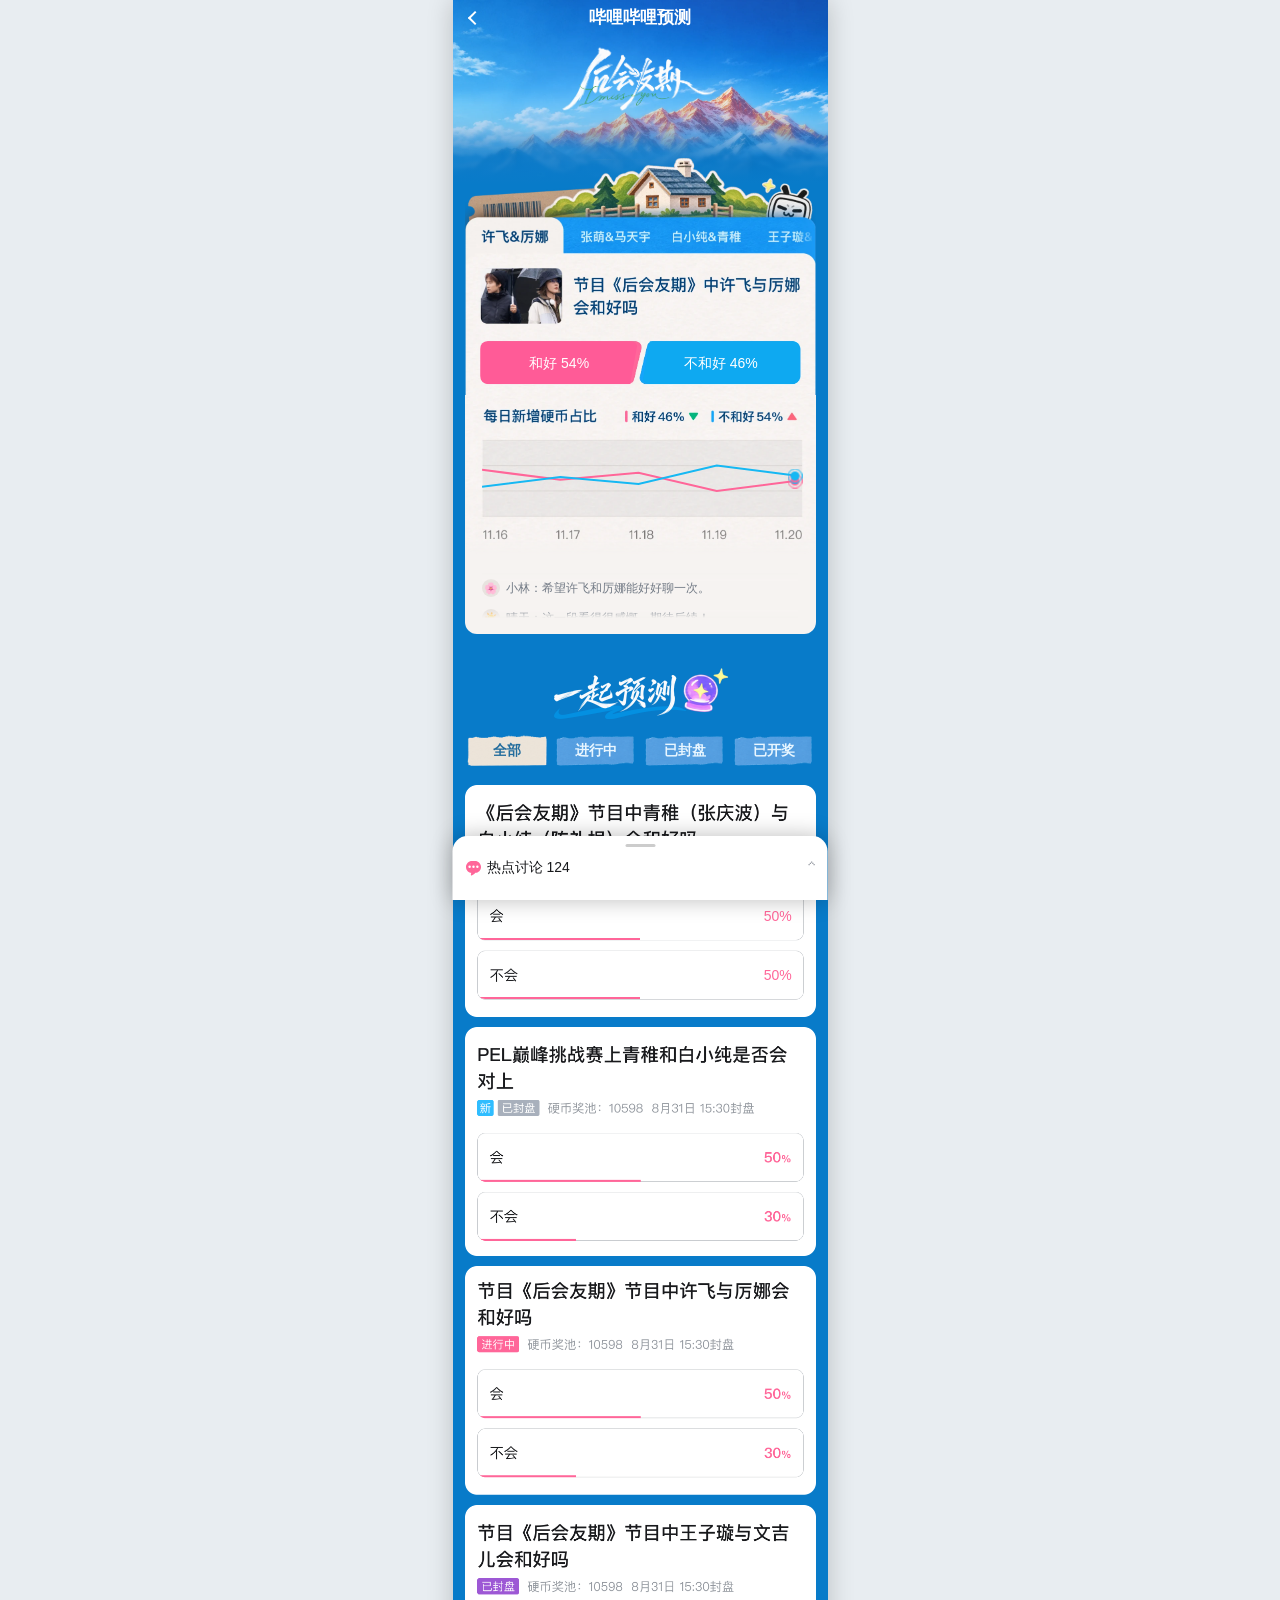
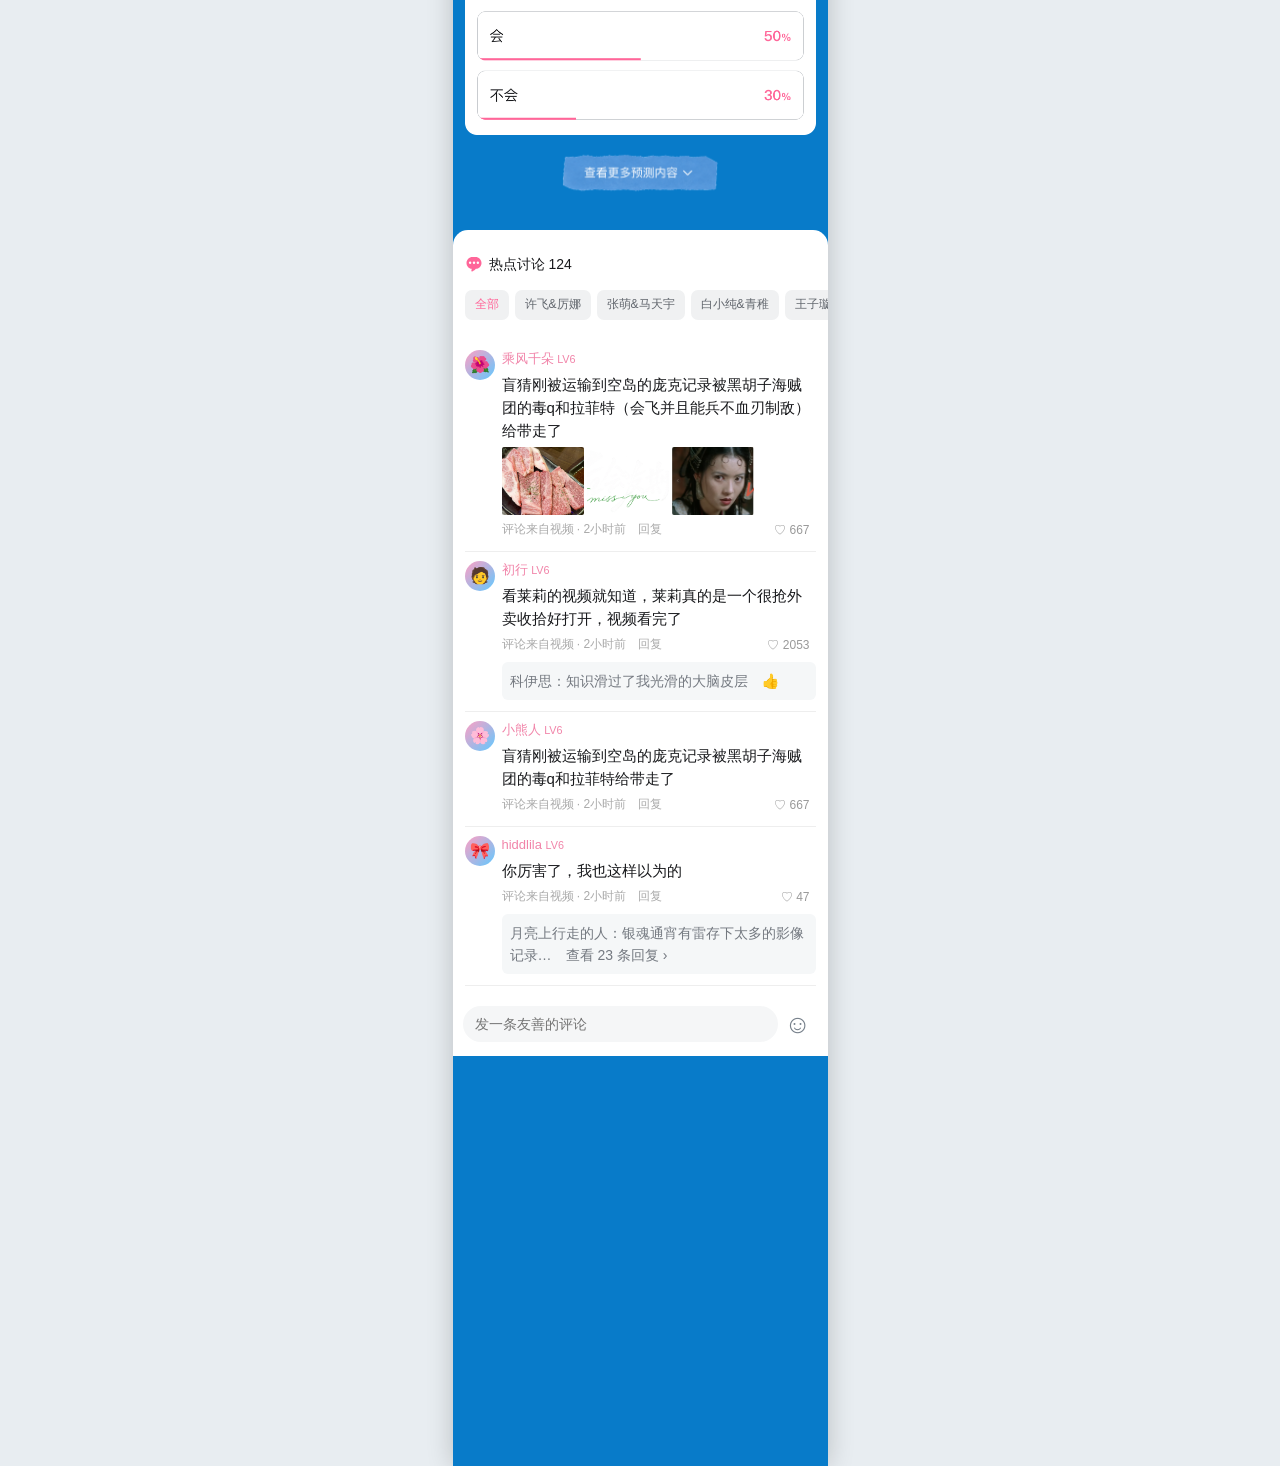
<file: index.html>
<!doctype html>
<html lang="zh-CN">
<head>
  <meta charset="UTF-8" />
  <meta name="viewport" content="width=device-width,initial-scale=1,viewport-fit=cover,interactive-widget=resizes-visual" />
  <meta name="apple-mobile-web-app-capable" content="yes">
  <meta name="apple-mobile-web-app-status-bar-style" content="black-translucent">
  <meta name="theme-color" content="#1B50B2">
  <title>哔哩哔哩预测</title>
  <link rel="stylesheet" href="./style.css" />
  <link rel="stylesheet" href="./overrides.css?v=20261124-9" />
</head>
<body>
  <main class="page">
    <header class="hero">
      <button class="back" aria-label="返回"></button><h1>哔哩哔哩预测</h1>
      <img class="show-logo" src="./assets/show-logo.png" alt="后会友期">
      <img class="house" src="./assets/raw11.png" alt="山间小屋" />
    </header>


    <section class="unified-top-card" aria-label="人物预测">
      <img id="unified-top-image" src="./assets/unified-top-1.webp" width="351" height="399" style="display:block;width:100%;height:auto;max-width:100%" alt="许飞与厉娜预测卡" />
      <nav class="unified-top-tabs" aria-label="切换人物预测">
        <button aria-label="许飞&厉娜" aria-pressed="true"></button>
        <button aria-label="张萌&马天宇" aria-pressed="false"></button>
        <button aria-label="白小纯&青稚" aria-pressed="false"></button>
        <button aria-label="王子璇&文吉儿" aria-pressed="false"></button>
      </nav>
    </section>
    <img class="section-title first" src="./assets/prediction-title@2x.png" alt="预测广场" />
    <nav class="filter prediction-filter"><button class="active" data-filter="all">全部</button><button data-filter="open">进行中</button><button data-filter="closed">已封盘</button><button data-filter="done">已开奖</button></nav>
    <section id="predictions" class="predictions"></section>
    <button class="more">查看更多预测内容⌄</button>

    <section class="comment-panel">
      <h2 class="discussion-heading"><img src="./assets/discussion-bubble.svg" alt="">热点讨论 124</h2>
      <nav class="filter comment-filter"><button class="active">全部</button><button>许飞&厉娜</button><button>张萌&马天宇</button><button>白小纯&青稚</button><button>王子璇&文吉儿</button></nav>
      <section id="comments" class="comments"></section>
      <form class="composer"><input aria-label="评论" placeholder="发一条友善的评论"/><button>☺</button></form>
    </section>
  </main>
  <div id="toast" role="status"></div>
  <script src="./app.js?v=20261124-2"></script>
</body>
</html>
</file>
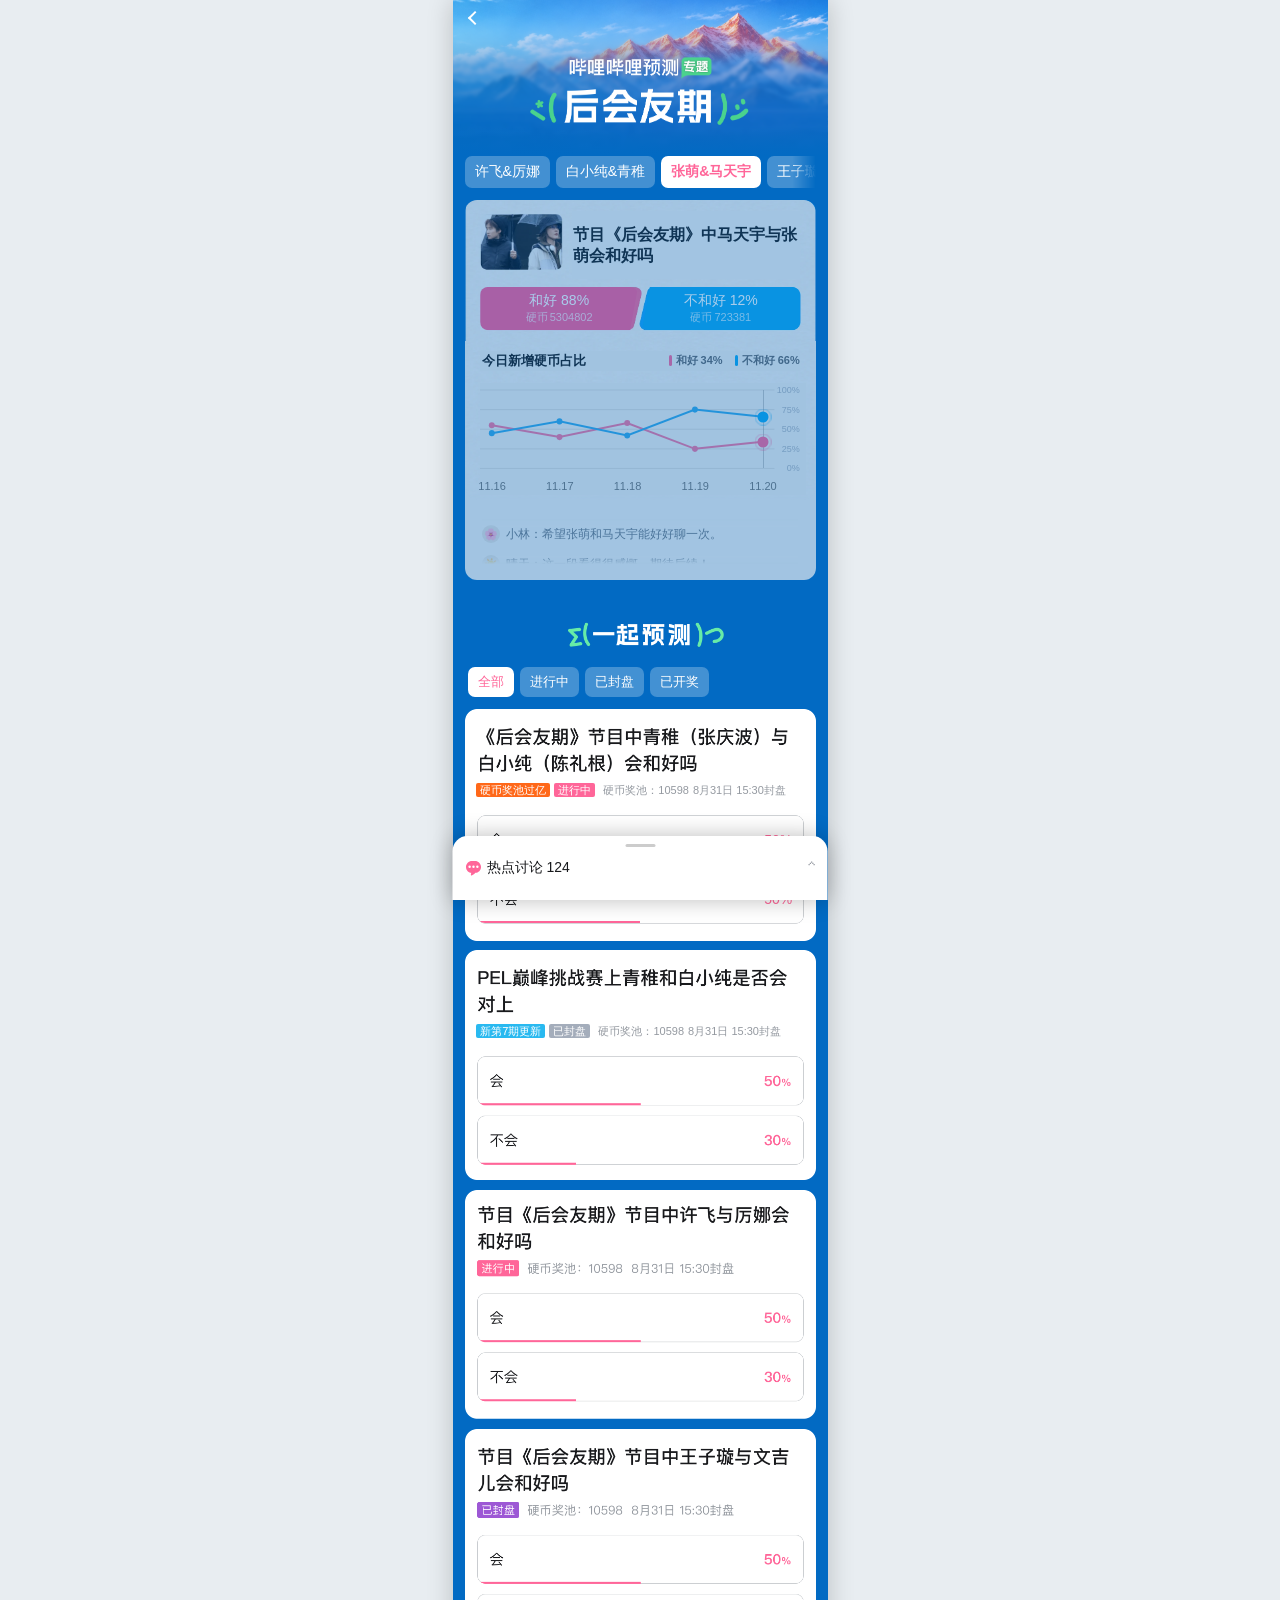
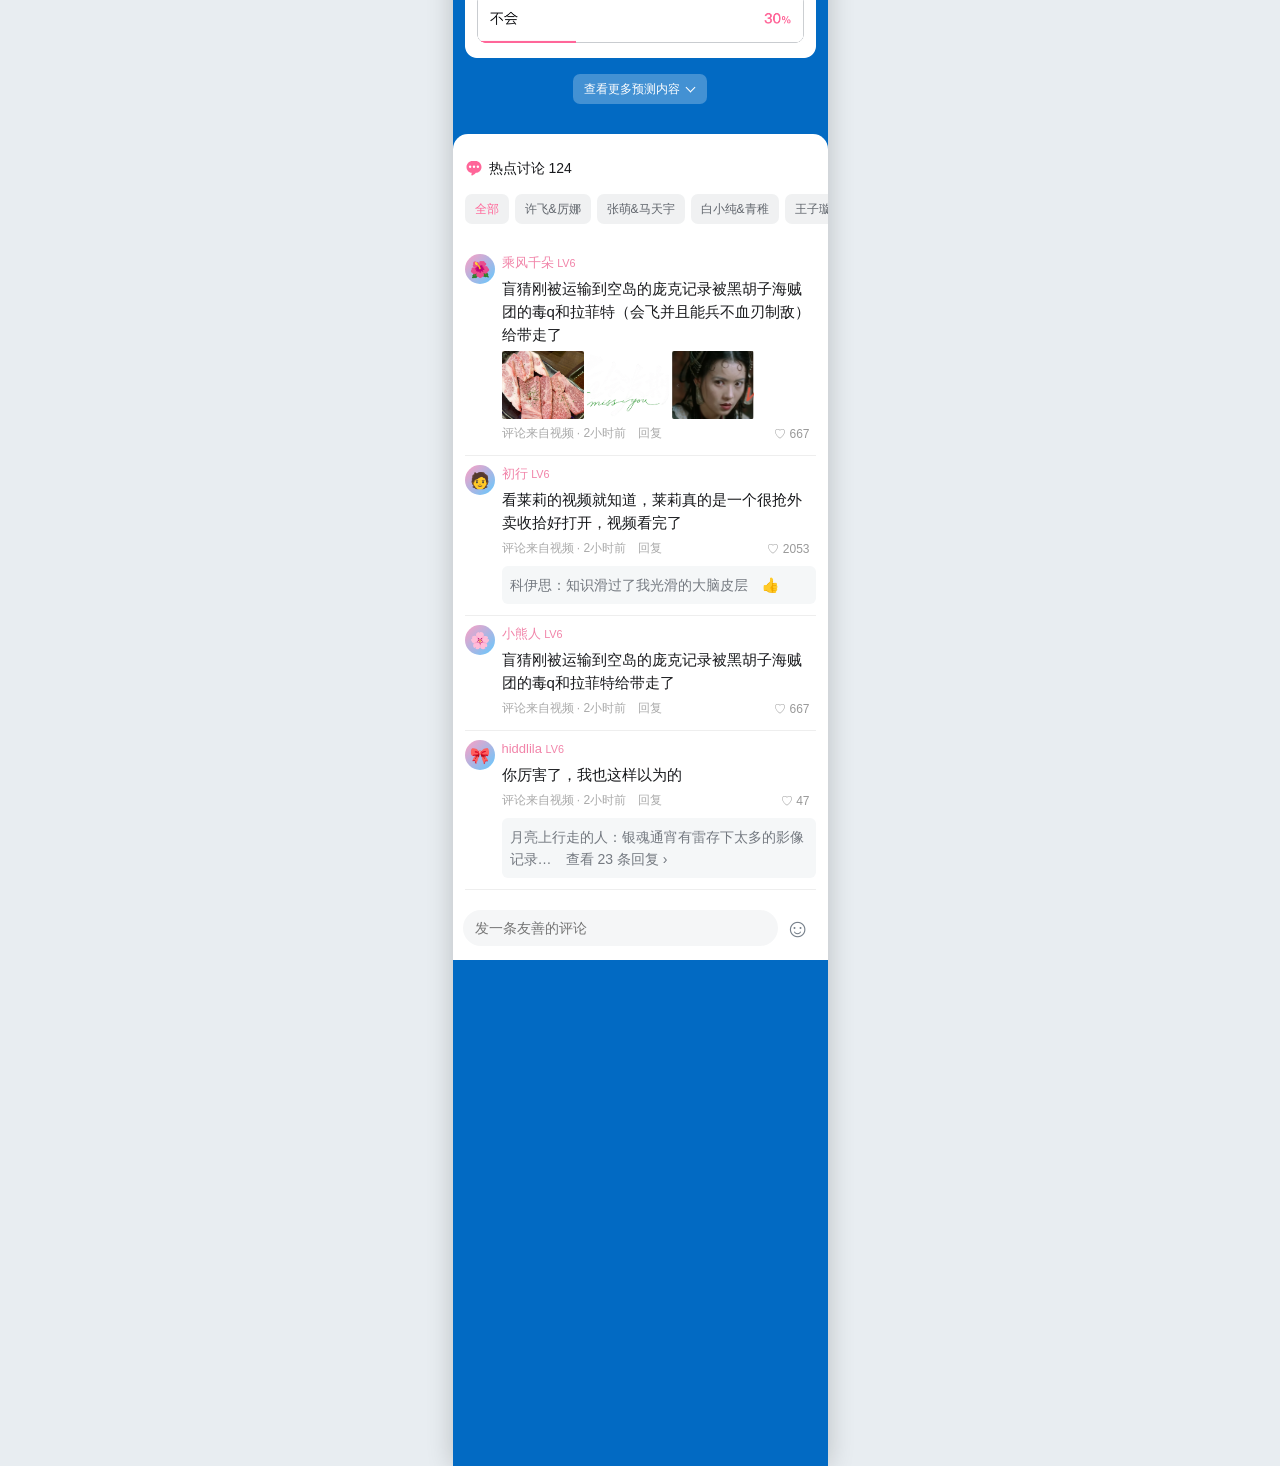
<file: variant/index.html>
<!doctype html>
<html lang="zh-CN">
<head>
  <meta charset="UTF-8" />
  <meta name="viewport" content="width=device-width,initial-scale=1,viewport-fit=cover,interactive-widget=resizes-visual" />
  <meta name="apple-mobile-web-app-capable" content="yes">
  <meta name="apple-mobile-web-app-status-bar-style" content="black-translucent">
  <meta name="theme-color" content="#026AC3">
  <title>哔哩哔哩预测</title>
  <link rel="stylesheet" href="./style.css?v=20261126-33" />
  <link rel="stylesheet" href="./overrides.css?v=20261127-52" />
</head>
<body>
  <main class="page">
    <header class="hero hero-with-artwork">
      <img class="hero-artwork" src="./assets/variant-hero.png?v=42" width="2250" height="1224" alt="哔哩哔哩预测 · 后会友期专题">
      <button class="back" aria-label="返回"></button>
    </header>


    <nav class="unified-top-tabs" aria-label="切换人物预测">
      <button type="button" data-card="0" aria-pressed="true"><span>许飞&amp;厉娜</span></button>
      <button type="button" data-card="2" aria-pressed="false"><span>白小纯&amp;青稚</span></button>
      <button type="button" data-card="1" aria-pressed="false"><span>张萌&amp;马天宇</span></button>
      <button type="button" data-card="3" aria-pressed="false"><span>王子璇&amp;文吉儿</span></button>
    </nav>
    <section class="unified-top-card" aria-label="人物预测">
      <img id="unified-top-image" src="./assets/unified-top-1.webp" width="351" height="399" style="display:block;width:100%;height:auto;max-width:100%" alt="许飞与厉娜预测卡" />
      <h2 class="top-card-question"></h2>
    </section>
    <img class="section-title first" src="./assets/together-title.png?v=43" width="580" height="100" alt="一起预测" />
    <nav class="filter prediction-filter"><button class="active" data-filter="all">全部</button><button data-filter="open">进行中</button><button data-filter="closed">已封盘</button><button data-filter="done">已开奖</button></nav>
    <section id="predictions" class="predictions"></section>
    <button class="more" type="button">查看更多预测内容</button>

    <section class="comment-panel">
      <h2 class="discussion-heading"><img src="./assets/discussion-bubble.svg" alt="">热点讨论 124</h2>
      <nav class="filter comment-filter"><button class="active">全部</button><button>许飞&厉娜</button><button>张萌&马天宇</button><button>白小纯&青稚</button><button>王子璇&文吉儿</button></nav>
      <section id="comments" class="comments"></section>
      <form class="composer"><input aria-label="评论" placeholder="发一条友善的评论"/><button>☺</button></form>
    </section>
  </main>
  <div id="toast" role="status"></div>
  <script src="./app.js?v=20261127-52"></script>
</body>
</html>
</file>
<file: style.css>
:root{font-family:-apple-system,BlinkMacSystemFont,"PingFang SC","Microsoft YaHei",sans-serif;color:#18191c;background:#087bc9}*{box-sizing:border-box}body{margin:0;background:#087bc9}button,input{font:inherit}.page{width:375px;min-height:3066px;margin:auto;overflow:hidden;background:#087bc9;position:relative;padding-bottom:18px}.hero{height:200px;position:relative;color:#fff;background:#087bc9 url('./assets/raw06.png') center 39px/375px 212px no-repeat}.status{height:25px;padding:6px 18px 0;display:flex;justify-content:space-between;font-size:11px;font-weight:700}.hero h1{margin:10px 0 0;text-align:center;font-size:14px}.back{position:absolute;top:31px;left:10px;border:0;background:transparent;color:#fff;font-size:30px;line-height:30px}.brand{position:absolute;top:68px;width:100%;font-size:38px;text-align:center;color:#fff;font-family:STKaiti,Kaiti,serif;font-style:italic;text-shadow:0 2px 2px #087bc9}.house{position:absolute;width:205px;height:auto;left:86px;bottom:-18px}.feature-card{position:relative;margin:0 10px;background:#fff;border-radius:9px;padding:0 10px 11px;z-index:2}.people-tabs{height:32px;margin:0 -10px;display:flex;background:#d8edf7;border-radius:9px 9px 0 0;overflow:hidden}.people-tabs button{flex:1;border:0;background:transparent;font-size:9px;color:#1680b4}.people-tabs .active{background:#fff;color:#004078;font-weight:700}.question{height:54px;display:flex;align-items:center;gap:8px;font-size:14px;line-height:19px}.question img{width:53px;height:35px;object-fit:contain;background:#222;border-radius:3px}.choice-row{display:flex;gap:5px}.choice-row button{height:30px;flex:1;border:0;border-radius:6px;background:#ff4f9a;color:white;font-size:12px;font-weight:700}.choice-row button+button{background:#19bdf4}.chart-title{display:flex;justify-content:space-between;align-items:center;margin:12px 0 6px;font-size:10px}.chart-title span{font-size:8px;color:#1681af}.chart{height:75px;position:relative;background:#fafafa}.grid{position:absolute;inset:0;background:repeating-linear-gradient(to bottom,transparent 0,transparent 24px,#ddd 25px)}.chart svg{position:absolute;inset:0;width:100%;height:100%;overflow:visible}.chart polyline{fill:none;stroke:#ff6699;stroke-width:2}.chart polyline.blue{stroke:#20b8f5}.chart i,.chart em{position:absolute;right:-3px;width:8px;height:8px;border-radius:50%;background:#16b9f4;top:7px}.chart em{top:57px;background:#f69}.dates{display:flex;justify-content:space-between;color:#888;font-size:8px;margin-top:4px}.section-title{display:block;width:217px;height:72px;object-fit:cover;object-position:left;margin:16px auto 0}.section-title.first{object-position:left}.section-title.discussion{object-position:right;margin-top:11px}.filter{margin:0 12px 10px;display:flex;gap:5px;flex-wrap:wrap}.filter button{height:27px;border:0;border-radius:2px;background:#43a9df;color:#e8f6ff;font-size:11px;font-weight:600;padding:0 15px}.filter button.active{background:#eef8ff;color:#246d9d}.prediction-filter button{flex:1;padding:0}.predictions{padding:0 12px;display:grid;gap:10px}.prediction{height:216px;background:#fff;border-radius:9px;padding:11px 12px}.prediction.hidden{display:none}.prediction h2{font-size:15px;line-height:21px;margin:0 0 4px;font-weight:600}.meta{font-size:9px;color:#9aa0a7;margin-bottom:9px}.tag{display:inline-block;color:#fff;border-radius:2px;padding:1px 3px;margin-right:4px;background:#f69}.tag.closed{background:#9d58d5}.tag.new{background:#2fbdff}.vote{height:47px;border:1px solid #e4e7eb;border-radius:7px;margin-top:8px;padding:13px 10px;position:relative;font-size:12px}.vote b{float:right;color:#f69;font-weight:500}.vote:after{content:"";position:absolute;height:2px;width:var(--bar);background:#f69;left:0;bottom:0}.vote.selected{background:#fff0f6;border-color:#f69}.more{display:block;margin:11px auto 0;border:0;color:#d2edff;background:#43a9df;padding:8px 22px;font-size:10px;clip-path:polygon(5% 0,95% 0,100% 20%,96% 100%,4% 100%,0 20%)}.comment-filter{justify-content:center}.comment-filter button{padding:0 17px}.comments{margin:0 10px;background:#fff;border-radius:9px;padding:10px 10px 3px}.comment{display:grid;grid-template-columns:30px 1fr;gap:7px;padding:0 0 11px;margin-bottom:9px;border-bottom:1px solid #eee}.avatar{width:30px;height:30px;border-radius:50%;background:linear-gradient(135deg,#ff9fc3,#61c9ff);display:grid;place-items:center}.comment h3{font-size:10px;color:#f184a9;margin:0 0 5px;font-weight:500}.comment p{font-size:12px;line-height:18px;margin:0}.photos{display:flex;gap:3px;margin-top:5px}.photos img{width:82px;height:68px;object-fit:cover;border-radius:2px}.actions{font-size:9px;color:#aaa;margin-top:5px;display:flex;justify-content:space-between}.reply{background:#f5f7f8;border-radius:6px;margin-top:7px;padding:8px;font-size:11px;line-height:18px;color:#747980}.like{border:0;background:none;color:#999}.like.active{color:#f69}.composer{height:38px;margin:0 10px;background:#fff;display:flex;align-items:center}.composer input{height:26px;flex:1;border:0;border-radius:15px;background:#f5f6f7;padding:0 12px;font-size:10px;outline:none}.composer button{border:0;background:none;color:#77808b;font-size:18px}#toast{position:fixed;left:50%;bottom:50px;transform:translateX(-50%);background:#222d;color:#fff;padding:8px 15px;border-radius:20px;font-size:12px;opacity:0;pointer-events:none;transition:.2s;z-index:9}#toast.show{opacity:1}@media(max-width:374px){.page{transform-origin:top left;transform:scale(calc(100vw / 375));margin:0;height:3066px}}@media(min-width:600px){body{background:#e8edf1}.page{box-shadow:0 0 25px #0003}}
</file>
<file: overrides.css>
.section-title {
  width: 176px;
  height: 59px;
  object-position: -9999px;
  background: url('./assets/raw07.png') left center / 352px 117px no-repeat;
}
.section-title.first { background-position: left center; }
.section-title.discussion { background-position: right center; }

/* 用户提供的新顶部主视觉：保持原比例并裁切铺满 Hero。 */
.hero {
  background-image: url('./assets/hero-mountains.webp');
  background-size: cover;
  background-position: center 30%;
  background-repeat: no-repeat;
}
.hero .status {
  background: transparent;
}
.hero .brand {
  display: none;
}
.hero::after {
  content: '';
  position: absolute;
  left: 0;
  right: 0;
  bottom: -1px;
  height: 56px;
  background: linear-gradient(to bottom, rgba(8,123,201,0), #087bc9);
  pointer-events: none;
}

/* 导航标题与左侧返回箭头处于同一水平线。 */
.hero h1 {
  margin-top: 4px;
  line-height: 30px;
}
.back {
  top: 29px;
}

/* 第一张预测卡直接使用提供的完整透明背景。 */
.hero .house {
  display: none;
}
.feature-card {
  height: 418px;
  margin-top: -86px;
  padding: 100px 10px 0;
  background: transparent url('./assets/top-card-1.png?v=2') top center / 347px 408px no-repeat;
  border-radius: 0;
}
.people-tabs {
  margin: 0 -10px;
  background: transparent;
  border-radius: 26px 26px 0 0;
}
.people-tabs .active {
  border-radius: 26px 26px 0 0;
}
.people-tabs button,
.people-tabs button.active {
  color: transparent;
  background: transparent;
}
.feature-card .question {
  height: 84px;
  padding: 8px 8px 0;
  visibility: hidden;
}
.feature-card .choice-row button {
  height: 40px;
  background: transparent;
  color: transparent;
}
.feature-card .choice-row button + button {
  background: transparent;
}
.feature-card .chart-title,
.feature-card .chart,
.feature-card .dates {
  visibility: hidden;
}

/* 顶卡与页面两侧保持 14px 安全边距。 */
.feature-card {
  margin-left: 12px;
  margin-right: 12px;
}

/* 图片保留网格底图，SVG 只负责绘制可动画的红蓝折线。 */
.feature-card .chart {
  visibility: visible;
  background: transparent;
  width: 315px;
  margin-left: 6px;
  overflow: hidden;
}
.feature-card .chart .grid,
.feature-card .chart i,
.feature-card .chart em {
  display: none;
}
.feature-card .chart svg {
  clip-path: inset(0 100% 0 0);
}
.feature-card.chart-animate .chart svg {
  animation: chart-reveal 900ms cubic-bezier(.25,.8,.25,1) forwards;
}
@keyframes chart-reveal {
  to { clip-path: inset(0 0 0 0); }
}

/* 独立标题均为 2 倍图，按 50% 等比显示。 */
.section-title,
.section-title.first,
.section-title.discussion {
  width: 190px;
  height: auto;
  max-width: none;
  object-position: center;
  background: none;
  transform: none;
}
.more {
  width: 164px;
  height: 53.69px;
  padding: 0;
  background: transparent url('./assets/more-predictions.png') center / contain no-repeat;
  clip-path: none;
  color: transparent;
}

/* 对齐素材内部的白色卡片边界，而非透明画布。 */
.feature-card[data-card-index="1"],
.feature-card[data-card-index="2"],
.feature-card[data-card-index="3"] {
  background-size: 366px 408px;
  background-position: calc(50% - 3.3px) top;
}
.feature-card[data-card-index="0"] {
  background-size: 351px 384px;
  background-position: center 24px;
}
.feature-card .chart {
  position: absolute;
  top: 303px;
  left: 50%;
  transform: translateX(-50%);
  width: 301px;
  height: 75px;
  margin: 0;
}
.feature-card .people-tabs {
  position: absolute;
  left: 50%;
  right: auto;
  width: 333px;
  transform: translateX(-50%);
  top: 97px;
  height: 36px;
  margin: 0;
}
.prediction.screenshot-card { height: auto; padding: 0; position: relative; background: transparent; overflow: hidden; }
.prediction.screenshot-card > img { display: block; width: 100%; height: auto; }
.prediction.screenshot-card h2,
.prediction.screenshot-card .meta { display: none; }
.prediction.screenshot-card .vote { position: absolute; left: 3.5%; width: 93%; top: 45.8%; height: 21%; margin: 0; opacity: 0; cursor: pointer; }
.prediction.screenshot-card .vote:last-child { top: 71.4%; }
.prediction.screenshot-card .vote:focus-visible { opacity: 1; outline: 2px solid #f69; background: transparent; color: transparent; }
.comment-filter { gap: 5px; justify-content: center; }
.comment-filter button {
  flex: 0 0 calc((100% - 10px) / 3);
}
.comments,
.composer {
  margin-left: 12px;
  margin-right: 12px;
}
.comment-panel {
  margin: 0 12px;
  background: #fff;
  border-radius: 9px;
  overflow: hidden;
  padding-bottom: 6px;
}
.comment-panel .comments {
  margin: 0;
  border-radius: 0;
}
.comment-panel .composer {
  margin: 0;
  padding: 0 10px;
  border-radius: 0;
}
.comment-filter button {
  height: 33px;
  min-width: 81px;
  padding: 0 4px;
  border: 0;
  border-radius: 0;
  background: transparent url('./assets/tab-blue.png') center / 100% 100% no-repeat;
  color: #e8f6ff;
  font-size: 14px;
  line-height: 33px;
}
.comment-filter button.active {
  background: transparent url('./assets/tab-white.png') center / 100% 100% no-repeat;
  color: #246d9d;
}
.section-title.first,
.section-title.discussion {
  margin-bottom: 6px;
}
.prediction-filter,
.comment-filter {
  margin-bottom: 16px;
}
.prediction-filter button {
  height: 33px;
  border-radius: 0;
  background: transparent url('./assets/tab-blue.png?v=3') center / 100% 100% no-repeat;
  color: #e8f6ff;
  font-size: 14px;
}
.prediction-filter button.active {
  background: transparent url('./assets/tab-white.png?v=3') center / 100% 100% no-repeat;
  color: #246d9d;
}
/* 素材原始比例 240:88，由实际宽度自动推导高度。 */
.comment-filter button {
  white-space: nowrap;
  overflow: hidden;
  text-overflow: ellipsis;
  min-width: 0;
}
.prediction-filter button,
.comment-filter button {
  height: auto;
  aspect-ratio: 240 / 88;
  padding-top: 0;
  padding-bottom: 0;
  line-height: normal;
  display: flex;
  align-items: center;
  justify-content: center;
}
.comment-filter button {
  display: block;
  align-content: center;
  height: 42px;
  min-height: 42px;
  background-size: contain;
}
.comment-filter button.active {
  background-size: contain;
}
.coin-progress {
  position: absolute;
  left: 3.49%;
  width: 93.02%;
  height: 21.15%;
  top: 45.81%;
  pointer-events: none;
  border-radius: 8px;
  overflow: hidden;
}
.coin-progress-1 { top: 71.37%; }
.prediction.screenshot-card .vote + .vote { top: 71.4%; }
.coin-counter {
  position: absolute;
  right: 13.8%;
  top: 50%;
  transform: translateY(-50%);
  background: white;
  width: 20%;
  text-align: right;
  color: #9499a0;
  font-size: 10px;
  line-height: 18px;
  font-variant-numeric: tabular-nums;
}
.coin-bar {
  position: absolute;
  left: 0;
  bottom: 0;
  height: 2px;
  width: 0;
  background: #ff6699;
}
.unified-top-card { position: relative; margin: 0 12px; width: calc(100% - 24px); }
.unified-top-card > img { display: block; width: 100%; height: auto; }
.unified-top-tabs { position: absolute; left: 0; top: 15.3%; width: 100%; height: 9%; display: flex; }
.unified-top-tabs button { flex: 1; padding: 0; border: 0; background: transparent; cursor: pointer; }
.unified-top-tabs button:focus-visible { outline: 2px solid #004078; outline-offset: -2px; }
.bet-hotspots { position:absolute;left:4.5%;top:46.4%;width:91%;height:10.8%;display:flex;gap:4px; }
.bet-hotspots button { flex:1;border:0;background:transparent;cursor:pointer; }
.bet-hotspots button { position:relative;display:flex;align-items:center;justify-content:flex-start;padding:0 9px;color:white;background:#ff5b97;border-radius:8px;clip-path:polygon(0 0,100% 0,95% 100%,0 100%); }
.bet-hotspots button + button { background:#0ea9f1;clip-path:polygon(5% 0,100% 0,100% 100%,0 100%);padding-left:12px; }
.top-bet-label {font-size:14px;white-space:nowrap;line-height:20px;}
.bet-hotspots button,
.bet-hotspots button + button { display:grid; grid-template-columns:1fr auto 1fr; padding:0 2px; }
.top-bet-label { grid-area:1 / 2; }
.top-bet-coins { grid-area:1 / 1; justify-self:end; margin-right:6px; height:18px; overflow:hidden; font-size:10px; line-height:18px; }
.bet-hotspots button + button .top-bet-coins { grid-column:3; justify-self:start; margin:0 0 0 6px; }
.top-bet-coins .bet-entry { animation-duration: 0.82s; }
.comment-panel .comments { padding-left: 12px; padding-right: 12px; }
.bet-dialog { position:fixed;inset:auto 0 0;margin:0 auto;width:min(375px,100vw);max-width:100vw;max-height:90dvh;padding:0;border:0;border-radius:12px 12px 0 0;background:#fff;color:#18191c; }
.bet-dialog::backdrop {background:#0008;}
.bet-dialog { background: #fff url('./assets/predict-sheet.svg') top center / 375px 112px no-repeat; }
.bet-sheet {padding:1px 12px 0;background:transparent;}
.sheet-handle {width:30px;height:3px;border-radius:2px;background:#999;margin:8px auto 18px;}
.sheet-close {position:absolute;right:10px;top:3px;background:transparent;border:0;color:#888;font-size:20px;}
.bet-sheet h2 {font-size:16px;line-height:24px;font-weight:500;margin:0 0 8px;}
.sheet-meta {font-size:12px;color:#9499a0;margin-bottom:20px;}
.sheet-meta span {background:#f69;color:white;font-size:11px;border-radius:2px;padding:2px 4px;}
.sheet-options {display:grid;gap:10px;margin-bottom:20px;}
.sheet-options button {height:54px;border:1px solid #c9ccd0;border-radius:8px;background:white;text-align:left;padding:12px;font-size:14px;}
.sheet-options b {float:right;color:#f69;font-weight:500;}
.sheet-options button.chosen {background:#ffecf1;border-color:#ffb3ca;}
.balance-row {display:flex;justify-content:space-between;padding:0 12px;font-size:14px;margin-bottom:12px;}
.balance-row small {font-size:12px;color:#9499a0;}
.amount-stepper {display:flex;height:44px;border:1px solid #e3e5e7;border-radius:8px;overflow:hidden;}
.amount-stepper button {width:40px;border:0;background:#f4f5f7;}
.amount-stepper input {width:0;flex:1;text-align:center;border:0;outline:0;font-size:14px;}
.amount-presets {display:flex;gap:8px;margin-top:8px;}
.amount-presets button {flex:1;height:30px;border:1px solid #e3e5e7;border-radius:4px;background:white;font-size:12px;}
.estimate {display:flex;justify-content:space-between;padding:12px;font-size:12px;color:#9499a0;}
.estimate b {font-size:20px;color:#f69;}
.bet-error {color:#f69;font-size:12px;margin:0 12px;min-height:17px;}
.bet-submit {width:100%;height:40px;border:0;border-radius:54px;background:#f69;color:white;font-size:16px;margin-top:10px;}
.bet-submit:disabled {opacity:.4;}
.sheet-home {width:134px;height:5px;border-radius:10px;background:#000;margin:21px auto 8px;}
.discussion-dock {position:fixed;bottom:0;left:50%;transform:translateX(-50%);width:min(375px,100vw);height:64px;background:#fff;border-radius:15px 15px 0 0;box-shadow:0 0 22px #0004;z-index:20;display:flex;flex-direction:column;transition:height .3s ease;}
.discussion-dock[hidden] {display:none;}
.discussion-dock.open {height:var(--discussion-focus-height, calc(100dvh - env(safe-area-inset-top, 0px)));}
.dock-header {position:relative;flex-shrink:0;width:100%;height:64px;background:transparent;border:0;padding:21px 12px 22px;display:flex;justify-content:space-between;align-items:center;touch-action:none;cursor:grab;}
.dock-grip {position:absolute;top:8px;left:calc(50% - 15px);width:30px;height:3px;background:#0003;border-radius:2px;}
.dock-label {display:flex;align-items:center;gap:4px;font-size:14px;font-weight:500;}
.dock-label img {width:18px;height:18px;}
.dock-arrow {font-size:20px;color:#9499a0;}
.open .dock-arrow {transform:rotate(180deg);}
.dock-body {display:none;overflow-y:auto;overscroll-behavior:contain;flex:1;}
.open .dock-body {display:block;}
.dock-body .comment-panel {margin:0;border-radius:0;}
@media (max-width: 767px) {
  html, body { width: 100%; margin: 0; overflow-x: hidden; background: #087bc9; }
  .page { width: 100%; max-width: none; margin: 0; transform: none; height: auto; box-shadow: none; }
  .hero { background-size: cover; }
  .discussion-dock, .bet-dialog { width: 100%; max-width: 100%; }
  .bet-dialog { background-size: 100% 112px; }
  .photos img { width: calc((100% - 6px) / 3); min-width: 0; }
}
.page {padding-bottom:80px;}
.page > .comment-panel { margin: 30px 0 0; border-radius: 15px 15px 0 0; }
.discussion-heading { display:flex;align-items:center;gap:6px;font-size:14px;font-weight:500;line-height:24px;margin:0;padding:22px 12px 14px; }
.discussion-heading img {width:18px;height:18px;}
.comment-panel .comment-filter {display:flex;flex-wrap:nowrap;overflow-x:auto;gap:6px;margin:0;padding:0 12px 14px;scrollbar-width:none;}
.comment-panel .comment-filter button,
.comment-panel .comment-filter button.active {flex:0 0 auto;min-width:44px;height:30px;min-height:30px;padding:0 10px;aspect-ratio:auto;border-radius:7px;background:#f0f1f2;color:#61666d;font-size:12px;}
.comment-panel .comment-filter button.active {color:#ff6699;}
.comment-panel .comment-filter { overflow-x: auto; touch-action: pan-x; -webkit-overflow-scrolling: touch; }
.comment-panel .comment-filter button,
.comment-panel .comment-filter button.active { font-weight: 400; }
.dock-body .discussion-heading {display:none;}
.dock-body .comment-panel {margin:0;border-radius:0;}
.coin-counter { overflow: hidden; height: 18px; width: 22%; }
.bet-entry { display: block; animation: bet-roll 2.4s ease both; }
.coin-bar { transition: width 1s ease; }
.coin-bar { transition: width 650ms linear; }
.bet-entry { animation-duration: 1.4s; }
.live-percent { position: absolute; right: 3.5%; top: 50%; transform: translateY(-50%); width: 12%; background: #fff; color: #ff6699; text-align: right; font-size: 14px; line-height: 22px; font-variant-numeric: tabular-nums; }
.coin-counter { right: 18%; width: 26%; }
.coin-progress::before {
  content: '';
  position: absolute;
  right: 3%;
  top: 50%;
  transform: translateY(-50%);
  width: 40%;
  height: 25px;
  background: #fff;
}
@keyframes bet-roll { 0% {transform:translateY(100%);opacity:0} 20%,75% {transform:translateY(0);opacity:1} 100% {transform:translateY(-100%);opacity:0} }
.prediction.screenshot-card.has-ticker { background: white; padding-bottom: 40px; }
.has-ticker > img { border-radius: 0; }
.has-ticker .vote { height: 18%; top: 39%; }
.has-ticker .vote + .vote { top: 61%; }
.ticker-window { position: absolute; bottom: 8px; left: 12px; right: 12px; height: 26px; overflow: hidden; background: #f5f7fa; border-radius: 5px; color: #737b86; font-size: 11px; }
.prediction-ticker { animation: comment-roll 9s infinite; }
.prediction-ticker > div { height: 26px; line-height: 26px; padding: 0 8px; white-space: nowrap; overflow: hidden; text-overflow: ellipsis; }
@keyframes comment-roll { 0%,25% {transform:translateY(0)} 33%,58% {transform:translateY(-26px)} 66%,91% {transform:translateY(-52px)} 100% {transform:translateY(-78px)} }
.more.expanded { background-image: none; background-color: #50a9dc; color: white; font-size: 0; border-radius: 5px; }
.more.expanded::after { content: '收起更多预测 ⌃'; font-size: 12px; }
.more.expanded { display: none; }
.comment-panel { border-radius: 12px; }
.comment-panel .comments { padding-top: 16px; }
.prediction-empty { min-height: 150px; display: flex; align-items: center; justify-content: center; background: white; border-radius: 12px; color: #9499a0; font-size: 14px; }
.prediction-empty { padding: 20px; }
.prediction-empty img { display: block; width: 190px; max-width: 100%; height: auto; }
.comment-filter { justify-content: flex-start; }
.comment h3 { font-size: 13px; line-height: 18px; }
.comment .actions { font-size: 12px; line-height: 18px; }
.unified-top-card { margin-top: -20px; margin-bottom: 28px; }
.unified-top-card:has(+ .top-comment-preview) { margin-bottom: 0; }
.top-comment-preview { margin: 0 12px 28px; padding: 0 12px; height: 60px; overflow-y: auto; background: #fff; border-radius: 0 0 12px 12px; color: #737b86; font-size: 12px; overscroll-behavior: contain; scrollbar-width: none; }
.top-comment-preview::-webkit-scrollbar { display: none; }
.top-comment-preview > div { height: 40px; display: flex; align-items: center; border-bottom: 1px solid #f0f1f3; white-space: nowrap; overflow: hidden; text-overflow: ellipsis; }
.unified-card-shell { margin: -28px 12px 28px; border-radius: 0 0 12px 12px; background: linear-gradient(to bottom, transparent calc(100% - 95px), #fff calc(100% - 75px)); }
.unified-card-shell .unified-top-card { margin: 0; width: 100%; background: linear-gradient(to bottom, transparent 60%, #F6F3F1 60%); }
.unified-card-shell #unified-top-image { mask-image: linear-gradient(to bottom, #000 calc(100% - 18px), transparent); }
.unified-card-shell .top-comment-preview { position: relative; margin: -1px 0 0; padding: 0 12px; border-radius: 0 0 12px 12px; background: #fff; }
.unified-card-shell { padding-bottom: 16px; background: linear-gradient(to bottom, transparent calc(100% - 130px), #F6F3F1 calc(100% - 100px)); }
.unified-card-shell .top-comment-preview { margin: 18px 5% 0; padding: 0; height: 45px; mask-image: linear-gradient(transparent, black 8px, black calc(100% - 8px), transparent); overflow: hidden; border-radius: 0; background: #F6F3F1; }
.top-comment-preview > .top-comment-track { display:block; height:auto; border:0; overflow:visible; animation: top-comments-drift 13.5s linear infinite; }
.top-comment-track > div { height:30px; line-height:30px; border:0; display:flex; align-items:center; gap:6px; white-space:nowrap; overflow:hidden; text-overflow:ellipsis; }
.preview-avatar { display:inline-flex; align-items:center; justify-content:center; flex:0 0 18px; width:18px; height:18px; border-radius:50%; background:#e8e3df; font-size:11px; line-height:18px; }
@keyframes top-comments-drift { from {transform:translateY(0)} to {transform:translateY(-50%)} }
.more { margin-top: 11px; }
.section-title.discussion { margin-top: 23px; }
.section-title.first { margin-bottom: 14px; }
.prediction-filter button {
  height: 36px;
  min-height: 36px;
  aspect-ratio: auto;
}
.comment p {
  font-size: 15px;
  line-height: 23px;
}
.comment .reply { font-size: 14px; line-height: 22px; }
.prediction.screenshot-card.has-ticker { padding-bottom: 54px; }
.ticker-window { height: 40px; font-size: 15px; }
.prediction-ticker > div { height: 40px; line-height: 40px; font-size: 12px; }
.ticker-window { font-size: 12px; }
.unified-plot { position: absolute; left: 5%; top: 71.2%; width: 91%; height: 19.2%; overflow: hidden; pointer-events: none; }
.unified-plot svg { display: block; width: 100%; height: 100%; animation: unified-reveal 900ms ease-out both; }
.unified-plot polyline { fill: none; stroke-width: 2; vector-effect: non-scaling-stroke; }
@keyframes unified-reveal { from { clip-path: inset(0 100% 0 0); } to { clip-path: inset(0); } }
.latest-pulse { position: absolute; left: 98%; width: 9px; height: 9px; transform: translate(-50%,-50%); border-radius: 50%; background: var(--pulse-color); opacity: 0; animation: pulse-appear 1ms 900ms forwards; }
.latest-pulse::after { content: ''; position: absolute; inset: -3px; border: 1.5px solid var(--pulse-color); border-radius: 50%; animation: endpoint-pulse 1.6s 900ms ease-out infinite; }
.unified-plot { overflow: visible; }
.unified-plot svg { overflow: hidden; }
@keyframes pulse-appear { to { opacity: 1; } }
@keyframes endpoint-pulse { from { transform: scale(.6); opacity: .8; } to { transform: scale(1.7); opacity: 0; } }
@keyframes comment-roll {
  0%,25% { transform: translateY(0); }
  33%,58% { transform: translateY(-40px); }
  66%,91% { transform: translateY(-80px); }
  100% { transform: translateY(-120px); }
}
.unified-top-tabs button, .prediction-filter button { -webkit-tap-highlight-color: transparent; }
.hero { height:184px; display:grid; grid-template-columns:44px 1fr 44px; grid-template-rows:36px; align-items:center; }
.hero h1 { grid-area:1 / 2; margin:0; font-size:17px; }
.hero .back { grid-area:1 / 1; position:static; height:36px; padding:0; display:flex; align-items:center; justify-content:center; }
.hero .back::before { content:""; width:8px; height:8px; border:solid currentColor; border-width:0 0 2px 2px; transform:rotate(45deg); }
.dock-header, .sheet-options button, .amount-stepper button, .amount-presets button { color:#18191c; }

.comment-panel .composer { height:52px; }
.composer input { height:36px; min-width:0; border-radius:18px; font-size:16px; }
.composer input::placeholder { font-size:14px; }
.composer button { width:40px; height:44px; padding:0; font-size:26px; line-height:1; }

@media (max-width:767px) {
 .hero { box-sizing:content-box; padding-top:env(safe-area-inset-top, 0px); background-position:center top; }
}
.top-bet-coins .bet-entry { animation:top-coin-roll .86s ease-out both; }
@keyframes top-coin-roll {
 0% { opacity:0; transform:translateY(6px); }
 20%, 55% { opacity:1; transform:translateY(0); }
 100% { opacity:0; transform:translateY(-5px); }
}

.hero {
 background-image:url('./assets/hero-mountains.webp');
 background-size:cover;
 background-position:center 50%;
 grid-template-rows:36px auto; align-content:start; }
.hero .show-logo { grid-area:2 / 1 / 3 / -1; justify-self:center; width:min(44%, 176px); height:auto; margin-top:8px; transform:translateX(4px); z-index:1; }
@media (max-width:767px) {
 html { background:#124ea0 url('./assets/hero-mountains.webp') center top / 100% auto no-repeat; }
 body { background:transparent; }
}
.top-bet-label { font-weight:500; }
.discussion-dock.open .composer {
 position:absolute; inset:auto 0 0; z-index:2;
 box-sizing:content-box; padding-bottom:env(safe-area-inset-bottom, 0px);
 background:#fff;
}
.discussion-dock.open .dock-body { padding-bottom:calc(52px + env(safe-area-inset-bottom, 0px)); }
</file>
<file: variant/style.css>
:root{font-family:-apple-system,BlinkMacSystemFont,"PingFang SC","Microsoft YaHei",sans-serif;color:#18191c;background:#026AC3}*{box-sizing:border-box}body{margin:0;background:#026AC3}button,input{font:inherit}.page{width:375px;min-height:3066px;margin:auto;overflow:hidden;background:#026AC3;position:relative;padding-bottom:18px}.hero{height:200px;position:relative;color:#fff;background:#026AC3 url('./assets/raw06.png') center 39px/375px 212px no-repeat}.status{height:25px;padding:6px 18px 0;display:flex;justify-content:space-between;font-size:11px;font-weight:700}.hero h1{margin:10px 0 0;text-align:center;font-size:14px}.back{position:absolute;top:31px;left:10px;border:0;background:transparent;color:#fff;font-size:30px;line-height:30px}.brand{position:absolute;top:68px;width:100%;font-size:38px;text-align:center;color:#fff;font-family:STKaiti,Kaiti,serif;font-style:italic;text-shadow:0 2px 2px #026AC3}.house{position:absolute;width:205px;height:auto;left:86px;bottom:-18px}.feature-card{position:relative;margin:0 10px;background:#fff;border-radius:9px;padding:0 10px 11px;z-index:2}.people-tabs{height:32px;margin:0 -10px;display:flex;background:#d8edf7;border-radius:9px 9px 0 0;overflow:hidden}.people-tabs button{flex:1;border:0;background:transparent;font-size:9px;color:#1680b4}.people-tabs .active{background:#fff;color:#004078;font-weight:700}.question{height:54px;display:flex;align-items:center;gap:8px;font-size:14px;line-height:19px}.question img{width:53px;height:35px;object-fit:contain;background:#222;border-radius:3px}.choice-row{display:flex;gap:5px}.choice-row button{height:30px;flex:1;border:0;border-radius:6px;background:#ff4f9a;color:white;font-size:12px;font-weight:700}.choice-row button+button{background:#19bdf4}.chart-title{display:flex;justify-content:space-between;align-items:center;margin:12px 0 6px;font-size:10px}.chart-title span{font-size:8px;color:#1681af}.chart{height:75px;position:relative;background:#fafafa}.grid{position:absolute;inset:0;background:repeating-linear-gradient(to bottom,transparent 0,transparent 24px,#ddd 25px)}.chart svg{position:absolute;inset:0;width:100%;height:100%;overflow:visible}.chart polyline{fill:none;stroke:#ff6699;stroke-width:2}.chart polyline.blue{stroke:#20b8f5}.chart i,.chart em{position:absolute;right:-3px;width:8px;height:8px;border-radius:50%;background:#16b9f4;top:7px}.chart em{top:57px;background:#f69}.dates{display:flex;justify-content:space-between;color:#888;font-size:8px;margin-top:4px}.section-title{display:block;width:217px;height:72px;object-fit:cover;object-position:left;margin:16px auto 0}.section-title.first{object-position:left}.section-title.discussion{object-position:right;margin-top:11px}.filter{margin:0 12px 10px;display:flex;gap:5px;flex-wrap:wrap}.filter button{height:27px;border:0;border-radius:2px;background:#43a9df;color:#e8f6ff;font-size:11px;font-weight:600;padding:0 15px}.filter button.active{background:#eef8ff;color:#246d9d}.prediction-filter button{flex:1;padding:0}.predictions{padding:0 12px;display:grid;gap:10px}.prediction{height:216px;background:#fff;border-radius:9px;padding:11px 12px}.prediction.hidden{display:none}.prediction h2{font-size:15px;line-height:21px;margin:0 0 4px;font-weight:600}.meta{font-size:9px;color:#9aa0a7;margin-bottom:9px}.tag{display:inline-block;color:#fff;border-radius:2px;padding:1px 3px;margin-right:4px;background:#f69}.tag.closed{background:#9d58d5}.tag.new{background:#2fbdff}.vote{height:47px;border:1px solid #e4e7eb;border-radius:7px;margin-top:8px;padding:13px 10px;position:relative;font-size:12px}.vote b{float:right;color:#f69;font-weight:500}.vote:after{content:"";position:absolute;height:2px;width:var(--bar);background:#f69;left:0;bottom:0}.vote.selected{background:#fff0f6;border-color:#f69}.more{display:block;margin:11px auto 0;border:0;color:#d2edff;background:#43a9df;padding:8px 22px;font-size:10px;clip-path:polygon(5% 0,95% 0,100% 20%,96% 100%,4% 100%,0 20%)}.comment-filter{justify-content:center}.comment-filter button{padding:0 17px}.comments{margin:0 10px;background:#fff;border-radius:9px;padding:10px 10px 3px}.comment{display:grid;grid-template-columns:30px 1fr;gap:7px;padding:0 0 11px;margin-bottom:9px;border-bottom:1px solid #eee}.avatar{width:30px;height:30px;border-radius:50%;background:linear-gradient(135deg,#ff9fc3,#61c9ff);display:grid;place-items:center}.comment h3{font-size:10px;color:#f184a9;margin:0 0 5px;font-weight:500}.comment p{font-size:12px;line-height:18px;margin:0}.photos{display:flex;gap:3px;margin-top:5px}.photos img{width:82px;height:68px;object-fit:cover;border-radius:2px}.actions{font-size:9px;color:#aaa;margin-top:5px;display:flex;justify-content:space-between}.reply{background:#f5f7f8;border-radius:6px;margin-top:7px;padding:8px;font-size:11px;line-height:18px;color:#747980}.like{border:0;background:none;color:#999}.like.active{color:#f69}.composer{height:38px;margin:0 10px;background:#fff;display:flex;align-items:center}.composer input{height:26px;flex:1;border:0;border-radius:15px;background:#f5f6f7;padding:0 12px;font-size:10px;outline:none}.composer button{border:0;background:none;color:#77808b;font-size:18px}#toast{position:fixed;left:50%;bottom:50px;transform:translateX(-50%);background:#222d;color:#fff;padding:8px 15px;border-radius:20px;font-size:12px;opacity:0;pointer-events:none;transition:.2s;z-index:9}#toast.show{opacity:1}@media(max-width:374px){.page{transform-origin:top left;transform:scale(calc(100vw / 375));margin:0;height:3066px}}@media(min-width:600px){body{background:#e8edf1}.page{box-shadow:0 0 25px #0003}}
</file>
<file: variant/overrides.css>
.section-title {
  width: 176px;
  height: 59px;
  object-position: -9999px;
  background: url('./assets/raw07.png') left center / 352px 117px no-repeat;
}
.section-title.first { background-position: left center; }
.section-title.discussion { background-position: right center; }

/* 用户提供的新顶部主视觉：保持原比例并裁切铺满 Hero。 */
.hero {
  background-image: url('./assets/hero-mountains.webp');
  background-size: cover;
  background-position: center 30%;
  background-repeat: no-repeat;
}
.hero .status {
  background: transparent;
}
.hero .brand {
  display: none;
}
.hero::after {
  content: '';
  position: absolute;
  left: 0;
  right: 0;
  bottom: -1px;
  height: 56px;
  background: linear-gradient(to bottom, rgba(2,106,195,0), #026AC3);
  pointer-events: none;
}

/* 导航标题与左侧返回箭头处于同一水平线。 */
.hero h1 {
  margin-top: 4px;
  line-height: 30px;
}
.back {
  top: 29px;
}

/* 第一张预测卡直接使用提供的完整透明背景。 */
.hero .house {
  display: none;
}
.feature-card {
  height: 418px;
  margin-top: -86px;
  padding: 100px 10px 0;
  background: transparent url('./assets/top-card-1.png?v=2') top center / 347px 408px no-repeat;
  border-radius: 0;
}
.people-tabs {
  margin: 0 -10px;
  background: transparent;
  border-radius: 26px 26px 0 0;
}
.people-tabs .active {
  border-radius: 26px 26px 0 0;
}
.people-tabs button,
.people-tabs button.active {
  color: transparent;
  background: transparent;
}
.feature-card .question {
  height: 84px;
  padding: 8px 8px 0;
  visibility: hidden;
}
.feature-card .choice-row button {
  height: 40px;
  background: transparent;
  color: transparent;
}
.feature-card .choice-row button + button {
  background: transparent;
}
.feature-card .chart-title,
.feature-card .chart,
.feature-card .dates {
  visibility: hidden;
}

/* 顶卡与页面两侧保持 14px 安全边距。 */
.feature-card {
  margin-left: 12px;
  margin-right: 12px;
}

/* 图片保留网格底图，SVG 只负责绘制可动画的红蓝折线。 */
.feature-card .chart {
  visibility: visible;
  background: transparent;
  width: 315px;
  margin-left: 6px;
  overflow: hidden;
}
.feature-card .chart .grid,
.feature-card .chart i,
.feature-card .chart em {
  display: none;
}
.feature-card .chart svg {
  clip-path: inset(0 100% 0 0);
}
.feature-card.chart-animate .chart svg {
  animation: chart-reveal 900ms cubic-bezier(.25,.8,.25,1) forwards;
}
@keyframes chart-reveal {
  to { clip-path: inset(0 0 0 0); }
}

/* 独立标题均为 2 倍图，按 50% 等比显示。 */
.section-title,
.section-title.first,
.section-title.discussion {
  width: 190px;
  height: auto;
  max-width: none;
  object-position: center;
  background: none;
  transform: none;
}
.more {
  height: 30px;
  padding: 0 11px;
  border-radius: 7px;
  background: #ffffff42;
  clip-path: none;
  color: #fff;
  font-size: 12px;
  line-height: 30px;
  cursor: pointer;
}
.more::after {
  content: '';
  display: inline-block;
  width: 6px;
  height: 6px;
  margin: 0 2px 2px 7px;
  border: solid currentColor;
  border-width: 0 1.5px 1.5px 0;
  transform: rotate(45deg);
}

/* 对齐素材内部的白色卡片边界，而非透明画布。 */
.feature-card[data-card-index="1"],
.feature-card[data-card-index="2"],
.feature-card[data-card-index="3"] {
  background-size: 366px 408px;
  background-position: calc(50% - 3.3px) top;
}
.feature-card[data-card-index="0"] {
  background-size: 351px 384px;
  background-position: center 24px;
}
.feature-card .chart {
  position: absolute;
  top: 303px;
  left: 50%;
  transform: translateX(-50%);
  width: 301px;
  height: 75px;
  margin: 0;
}
.feature-card .people-tabs {
  position: absolute;
  left: 50%;
  right: auto;
  width: 333px;
  transform: translateX(-50%);
  top: 97px;
  height: 36px;
  margin: 0;
}
.prediction.screenshot-card { height: auto; padding: 0; position: relative; background: transparent; overflow: hidden; }
.prediction.screenshot-card > img { display: block; width: 100%; height: auto; }
.prediction.screenshot-card h2,
.prediction.screenshot-card .meta { display: none; }
.prediction.screenshot-card .vote { position: absolute; left: 3.5%; width: 93%; top: 45.8%; height: 21%; margin: 0; opacity: 0; cursor: pointer; }
.prediction.screenshot-card .vote:last-child { top: 71.4%; }
.prediction.screenshot-card .vote:focus-visible { opacity: 1; outline: 2px solid #f69; background: transparent; color: transparent; }
.comment-filter { gap: 5px; justify-content: center; }
.comment-filter button {
  flex: 0 0 calc((100% - 10px) / 3);
}
.comments,
.composer {
  margin-left: 12px;
  margin-right: 12px;
}
.comment-panel {
  margin: 0 12px;
  background: #fff;
  border-radius: 9px;
  overflow: hidden;
  padding-bottom: 6px;
}
.comment-panel .comments {
  margin: 0;
  border-radius: 0;
}
.comment-panel .composer {
  margin: 0;
  padding: 0 10px;
  border-radius: 0;
}
.comment-filter button {
  height: 33px;
  min-width: 81px;
  padding: 0 4px;
  border: 0;
  border-radius: 0;
  background: transparent url('./assets/tab-blue.png') center / 100% 100% no-repeat;
  color: #e8f6ff;
  font-size: 14px;
  line-height: 33px;
}
.comment-filter button.active {
  background: transparent url('./assets/tab-white.png') center / 100% 100% no-repeat;
  color: #246d9d;
}
.section-title.first,
.section-title.discussion {
  margin-bottom: 6px;
}
.prediction-filter,
.comment-filter {
  margin-bottom: 16px;
}
.prediction-filter {
  margin-bottom: 12px;
  justify-content: flex-start;
  gap: 6px;
  margin-inline: 15px;
}
.prediction-filter button {
  flex: 0 0 auto;
  width: auto;
  padding-inline: 10px;
  border-radius: 7px;
  background: #ffffff42;
  color: #fff;
  font-size: 13px;
  font-weight: 400;
  white-space: nowrap;
}
.prediction-filter button.active {
  background: #fff;
  color: #ff6699;
}
/* 素材原始比例 240:88，由实际宽度自动推导高度。 */
.comment-filter button {
  white-space: nowrap;
  overflow: hidden;
  text-overflow: ellipsis;
  min-width: 0;
}
.prediction-filter button,
.comment-filter button {
  height: auto;
  aspect-ratio: 240 / 88;
  padding-top: 0;
  padding-bottom: 0;
  line-height: normal;
  display: flex;
  align-items: center;
  justify-content: center;
}
.comment-filter button {
  display: block;
  align-content: center;
  height: 42px;
  min-height: 42px;
  background-size: contain;
}
.comment-filter button.active {
  background-size: contain;
}
.coin-progress {
  position: absolute;
  left: 3.49%;
  width: 93.02%;
  height: 21.15%;
  top: 45.81%;
  pointer-events: none;
  border-radius: 8px;
  overflow: hidden;
}
.coin-progress-1 { top: 71.37%; }
.prediction.screenshot-card .vote + .vote { top: 71.4%; }
.coin-counter {
  position: absolute;
  right: 13.8%;
  top: 50%;
  transform: translateY(-50%);
  background: white;
  width: 20%;
  text-align: right;
  color: #9499a0;
  font-size: 10px;
  line-height: 18px;
  font-variant-numeric: tabular-nums;
}
.coin-bar {
  position: absolute;
  left: 0;
  bottom: 0;
  height: 2px;
  width: 0;
  background: #ff6699;
}
.unified-top-card { position: relative; margin: 0 12px; width: calc(100% - 24px); }
.unified-top-card > img { display: block; width: 100%; height: auto; }
.unified-top-tabs {
  position: relative;
  display: flex;
  gap: 6px;
  margin: 0 12px 12px;
  overflow-x: auto;
  scrollbar-width: none;
}
.unified-top-tabs.has-previous-tabs,
.unified-top-tabs.has-more-tabs {
  mask-image: linear-gradient(to right, var(--tab-left-edge, #000), #000 24px, #000 calc(100% - 24px), var(--tab-right-edge, #000));
}
.unified-top-tabs.has-previous-tabs { --tab-left-edge: transparent; }
.unified-top-tabs.has-more-tabs { --tab-right-edge: transparent; }
.unified-top-tabs button {
  position: relative;
  flex: none;
  padding: 0 10px;
  height: 32px;
  border: 0;
  border-radius: 7px;
  overflow: hidden;
  background: #ffffff42;
  color: white;
  font-size: 14px;
  white-space: nowrap;
  cursor: pointer;
}
.unified-top-tabs button[aria-pressed="true"] {
  background: #fff;
  color: #FF6699;
  font-weight: 700;
}
.unified-top-tabs button:focus-visible { outline: 2px solid white; outline-offset: -2px; }
.unified-top-tabs span { position: relative; }
.tab-progress {
  position: absolute;
  inset: auto 0 0;
  height: 2px;
  pointer-events: none;
  z-index: 1;
  background: #ff6699;
  transform: scaleX(0);
  transform-origin: left center;
}
.bet-hotspots { position:absolute;left:4.5%;top:46.4%;width:91%;height:10.8%;display:flex;gap:4px; }
.bet-hotspots button { flex:1;border:0;background:transparent;cursor:pointer; }
.bet-hotspots button { position:relative;display:flex;align-items:center;justify-content:flex-start;padding:0 9px;color:white;background:#ff5b97;border-radius:8px;clip-path:polygon(0 0,100% 0,95% 100%,0 100%); }
.bet-hotspots button + button { background:#0ea9f1;clip-path:polygon(5% 0,100% 0,100% 100%,0 100%);padding-left:12px; }
.bet-hotspots button,
.bet-hotspots button + button {
  display: flex;
  flex-direction: column;
  justify-content: center;
  gap: 2px;
  padding: 0;
}
.top-bet-label { font-size: 14px; line-height: 17px; white-space: nowrap; }
.top-bet-coins { display: flex; align-items: center; gap: 2px; font-size: 11px; line-height: 13px; opacity: .7; }
.coin-total { display: flex; font-variant-numeric: tabular-nums; }
.coin-digit { position: relative; display: inline-block; overflow: hidden; }
.coin-digit span { display: block; }
.coin-digit .coin-digit-old { position: absolute; inset: 0; }
.comment-panel .comments { padding-left: 12px; padding-right: 12px; }
.bet-dialog { position:fixed;inset:auto 0 0;margin:0 auto;width:min(375px,100vw);max-width:100vw;max-height:90dvh;padding:0;border:0;border-radius:12px 12px 0 0;background:#fff;color:#18191c; }
.bet-dialog::backdrop {background:#0008;}
.bet-dialog { background: #fff url('./assets/predict-sheet.svg') top center / 375px 112px no-repeat; }
.bet-sheet {padding:1px 12px 0;background:transparent;}
.sheet-handle {width:30px;height:3px;border-radius:2px;background:#999;margin:8px auto 18px;}
.sheet-close {position:absolute;right:10px;top:3px;background:transparent;border:0;color:#888;font-size:20px;}
.bet-sheet h2 {font-size:16px;line-height:24px;font-weight:500;margin:0 0 8px;}
.sheet-meta {font-size:12px;color:#9499a0;margin-bottom:20px;}
.sheet-meta span {background:#f69;color:white;font-size:11px;border-radius:2px;padding:2px 4px;}
.sheet-options {display:grid;gap:10px;margin-bottom:20px;}
.sheet-options button {height:54px;border:1px solid #c9ccd0;border-radius:8px;background:white;text-align:left;padding:12px;font-size:14px;}
.sheet-options b {float:right;color:#f69;font-weight:500;}
.sheet-options button.chosen {background:#ffecf1;border-color:#ffb3ca;}
.balance-row {display:flex;justify-content:space-between;padding:0 12px;font-size:14px;margin-bottom:12px;}
.balance-row small {font-size:12px;color:#9499a0;}
.amount-stepper {display:flex;height:44px;border:1px solid #e3e5e7;border-radius:8px;overflow:hidden;}
.amount-stepper button {width:40px;border:0;background:#f4f5f7;}
.amount-stepper input {width:0;flex:1;text-align:center;border:0;outline:0;font-size:14px;}
.amount-presets {display:flex;gap:8px;margin-top:8px;}
.amount-presets button {flex:1;height:30px;border:1px solid #e3e5e7;border-radius:4px;background:white;font-size:12px;}
.estimate {display:flex;justify-content:space-between;padding:12px;font-size:12px;color:#9499a0;}
.estimate b {font-size:20px;color:#f69;}
.bet-error {color:#f69;font-size:12px;margin:0 12px;min-height:17px;}
.bet-submit {width:100%;height:40px;border:0;border-radius:54px;background:#f69;color:white;font-size:16px;margin-top:10px;}
.bet-submit:disabled {opacity:.4;}
.sheet-home {width:134px;height:5px;border-radius:10px;background:#000;margin:21px auto 8px;}
.discussion-dock {position:fixed;bottom:0;left:50%;transform:translateX(-50%);width:min(375px,100vw);height:64px;background:#fff;border-radius:15px 15px 0 0;box-shadow:0 0 22px #0004;z-index:20;display:flex;flex-direction:column;transition:height .3s ease;}
.discussion-dock[hidden] {display:none;}
.discussion-dock.open {height:var(--discussion-focus-height, calc(100dvh - env(safe-area-inset-top, 0px)));}
.dock-header {position:relative;flex-shrink:0;width:100%;height:64px;background:transparent;border:0;padding:21px 12px 22px;display:flex;justify-content:space-between;align-items:center;touch-action:none;cursor:grab;}
.dock-grip {position:absolute;top:8px;left:calc(50% - 15px);width:30px;height:3px;background:#0003;border-radius:2px;}
.dock-label {display:flex;align-items:center;gap:4px;font-size:14px;font-weight:500;}
.dock-label img {width:18px;height:18px;}
.dock-arrow {font-size:20px;color:#9499a0;}
.open .dock-arrow {transform:rotate(180deg);}
.dock-body {display:none;overflow-y:auto;overscroll-behavior:contain;flex:1;}
.open .dock-body {display:block;}
.dock-body .comment-panel {margin:0;border-radius:0;}
@media (max-width: 767px) {
  html, body { width: 100%; margin: 0; overflow-x: hidden; background: #026AC3; }
  .page { width: 100%; max-width: none; margin: 0; transform: none; height: auto; box-shadow: none; }
  .hero { background-size: cover; }
  .discussion-dock, .bet-dialog { width: 100%; max-width: 100%; }
  .bet-dialog { background-size: 100% 112px; }
  .photos img { width: calc((100% - 6px) / 3); min-width: 0; }
}
.page {padding-bottom:80px;}
.page > .comment-panel { margin: 30px 0 0; border-radius: 15px 15px 0 0; }
.discussion-heading { display:flex;align-items:center;gap:6px;font-size:14px;font-weight:500;line-height:24px;margin:0;padding:22px 12px 14px; }
.discussion-heading img {width:18px;height:18px;}
.comment-panel .comment-filter {display:flex;flex-wrap:nowrap;overflow-x:auto;gap:6px;margin:0;padding:0 12px 14px;scrollbar-width:none;}
.comment-panel .comment-filter button,
.comment-panel .comment-filter button.active {flex:0 0 auto;min-width:44px;height:30px;min-height:30px;padding:0 10px;aspect-ratio:auto;border-radius:7px;background:#f0f1f2;color:#61666d;font-size:12px;}
.comment-panel .comment-filter button.active {color:#ff6699;}
.comment-panel .comment-filter { overflow-x: auto; touch-action: pan-x; -webkit-overflow-scrolling: touch; }
.comment-panel .comment-filter button,
.comment-panel .comment-filter button.active { font-weight: 400; }
.dock-body .discussion-heading {display:none;}
.dock-body .comment-panel {margin:0;border-radius:0;}
.coin-counter { overflow: hidden; height: 18px; width: 22%; }
.bet-entry { display: block; animation: bet-roll 2.4s ease both; }
.coin-bar { transition: width 1s ease; }
.coin-bar { transition: width 650ms linear; }
.bet-entry { animation-duration: 1.4s; }
.live-percent { position: absolute; right: 3.5%; top: 50%; transform: translateY(-50%); width: 12%; background: #fff; color: #ff6699; text-align: right; font-size: 14px; line-height: 22px; font-variant-numeric: tabular-nums; }
.coin-counter { right: 18%; width: 26%; }
.coin-progress::before {
  content: '';
  position: absolute;
  right: 3%;
  top: 50%;
  transform: translateY(-50%);
  width: 40%;
  height: 25px;
  background: #fff;
}
@keyframes bet-roll { 0% {transform:translateY(100%);opacity:0} 20%,75% {transform:translateY(0);opacity:1} 100% {transform:translateY(-100%);opacity:0} }
.prediction.screenshot-card.has-ticker { background: white; padding-bottom: 40px; }
.has-ticker > img { border-radius: 0; }
.has-ticker .vote { height: 18%; top: 39%; }
.has-ticker .vote + .vote { top: 61%; }
.ticker-window { position: absolute; bottom: 8px; left: 12px; right: 12px; height: 26px; overflow: hidden; background: #f5f7fa; border-radius: 5px; color: #737b86; font-size: 11px; }
.prediction-ticker { animation: comment-roll 9s infinite; }
.prediction-ticker > div { height: 26px; line-height: 26px; padding: 0 8px; white-space: nowrap; overflow: hidden; text-overflow: ellipsis; }
@keyframes comment-roll { 0%,25% {transform:translateY(0)} 33%,58% {transform:translateY(-26px)} 66%,91% {transform:translateY(-52px)} 100% {transform:translateY(-78px)} }
.more.expanded { display: none; }
.comment-panel { border-radius: 12px; }
.comment-panel .comments { padding-top: 16px; }
.prediction-empty { min-height: 150px; display: flex; align-items: center; justify-content: center; background: white; border-radius: 12px; color: #9499a0; font-size: 14px; }
.prediction-empty { padding: 20px; }
.prediction-empty img { display: block; width: 190px; max-width: 100%; height: auto; }
.comment-filter { justify-content: flex-start; }
.comment h3 { font-size: 13px; line-height: 18px; }
.comment .actions { font-size: 12px; line-height: 18px; }
.unified-top-card { margin-top: -20px; margin-bottom: 28px; }
.unified-top-card:has(+ .top-comment-preview) { margin-bottom: 0; }
.top-comment-preview { margin: 0 12px 28px; padding: 0 12px; height: 60px; overflow-y: auto; background: #fff; border-radius: 0 0 12px 12px; color: #737b86; font-size: 12px; overscroll-behavior: contain; scrollbar-width: none; }
.top-comment-preview::-webkit-scrollbar { display: none; }
.top-comment-preview > div { height: 40px; display: flex; align-items: center; border-bottom: 1px solid #f0f1f3; white-space: nowrap; overflow: hidden; text-overflow: ellipsis; }
.unified-card-shell { margin: -28px 12px 28px; border-radius: 0 0 12px 12px; background: linear-gradient(to bottom, transparent calc(100% - 95px), #fff calc(100% - 75px)); }
.unified-card-shell .unified-top-card { margin: 0; width: 100%; background: linear-gradient(to bottom, transparent 60%, #F6F3F1 60%); }
.unified-card-shell #unified-top-image { aspect-ratio: 351 / 399; mask-image: linear-gradient(to bottom, #000 calc(100% - 18px), transparent); }
.unified-card-shell .top-comment-preview { position: relative; margin: -1px 0 0; padding: 0 12px; border-radius: 0 0 12px 12px; background: #fff; }
.unified-card-shell { padding-bottom: 16px; background: linear-gradient(to bottom, transparent calc(100% - 130px), #F6F3F1 calc(100% - 100px)); }
.unified-card-shell .top-comment-preview { margin: 18px 5% 0; padding: 0; height: 45px; mask-image: linear-gradient(transparent, black 8px, black calc(100% - 8px), transparent); overflow: hidden; border-radius: 0; background: #F6F3F1; }
.top-comment-preview > .top-comment-track { display:block; height:auto; border:0; overflow:visible; animation: top-comments-drift 13.5s linear infinite; }
.top-comment-track > div { height:30px; line-height:30px; border:0; display:flex; align-items:center; gap:6px; white-space:nowrap; overflow:hidden; text-overflow:ellipsis; }
.preview-avatar { display:inline-flex; align-items:center; justify-content:center; flex:0 0 18px; width:18px; height:18px; border-radius:50%; background:#e8e3df; font-size:11px; line-height:18px; }
@keyframes top-comments-drift { from {transform:translateY(0)} to {transform:translateY(-50%)} }
.more { margin-top: 16px; }
.section-title.discussion { margin-top: 23px; }
.section-title.first { width: 156px; margin: 40px auto 20px; transform: translateX(6px); }
.prediction-filter button {
  height: 30px;
  min-height: 30px;
  aspect-ratio: auto;
}
.comment p {
  font-size: 15px;
  line-height: 23px;
}
.comment .reply { font-size: 14px; line-height: 22px; }
.prediction.screenshot-card.has-ticker { padding-bottom: 54px; }
.ticker-window { height: 40px; font-size: 15px; }
.prediction-ticker > div { height: 40px; line-height: 40px; font-size: 12px; }
.ticker-window { font-size: 12px; }
.top-card-question {
  position: absolute;
  inset: 27.5% 4.5% 55.5% 30.5%;
  display: flex;
  align-items: center;
  margin: 0;
  padding: 0 0 0 1px;
  background: #f6f3f1;
  color: #18191c;
  font-size: 16px;
  line-height: 1.36;
  font-weight: 600;
}
.chart-heading {
  position: absolute;
  inset: 1px 57% auto 0;
  min-height: 20px;
  margin: 0;
  padding-left: 2px;
  background: #f5f2ef;
  color: #18191c;
  font-size: 13px;
  line-height: 20px;
  font-weight: 600;
  white-space: nowrap;
}
.prediction-chart { position: absolute; inset: 62.1% 4.5% 2.6%; color: #61666d; }
.chart-ratios {
  position: absolute;
  top: 1px;
  left: 43%;
  right: 0;
  display: flex;
  align-items: center;
  justify-content: flex-end;
  gap: 12px;
  min-height: 20px;
  background: #f5f2ef;
  font-size: 11px;
  font-weight: 600;
  white-space: nowrap;
}
.chart-ratios span {
  display: inline-flex;
  align-items: center;
  gap: 4px;
}
.chart-ratios span::before {
  content: '';
  width: 3px;
  height: 11px;
  border-radius: 2px;
  background: #ff6699;
}
.chart-ratios span + span::before { background: #0ea9f1; }
.chart-body { position: absolute; inset: 24% 0 -5px; background: #f4f1ee; }
.chart-body::before { content: ""; position: absolute; inset: 0 -6px 0 100%; background: inherit; pointer-events: none; }
.chart-lines { position: absolute; top: 6%; left: 0; width: calc(100% - 25px); height: 70%; overflow: visible; transform: translateZ(0); }
.chart-lines path { stroke: #e1dedb; stroke-width: 1; vector-effect: non-scaling-stroke; }
.chart-lines polyline { fill: none; stroke-width: 2; vector-effect: non-scaling-stroke; }
.chart-marker-layer { position: absolute; top: 6%; left: 0; width: calc(100% - 25px); height: 70%; pointer-events: none; }
.chart-guide { position: absolute; inset: 0 auto 0 0; width: 1px; background: #61666d55; }
.chart-marker-layer i { position: absolute; width: 8px; height: 8px; border-radius: 50%; background: currentColor; color: #ff6699; transform: translate(-50%, -50%); }
.chart-marker-layer i + i { color: #0ea9f1; }
.chart-marker-layer i.is-latest { width: 11px; height: 11px; }
.chart-marker-layer i.is-latest::after { will-change: transform, opacity; content: ''; position: absolute; inset: -3px; border: 1px solid currentColor; border-radius: 50%; opacity: .42; }
@media (prefers-reduced-motion: no-preference) {
  .chart-marker-layer i.is-latest::after { animation: chart-ring 2.1s ease-in-out infinite; }
}
@keyframes chart-ring {
  0% { transform: scale(.8); opacity: 0; }
  30% { opacity: .62; }
  100% { transform: scale(1.5); opacity: 0; }
}
.chart-scale { position: absolute; top: 6%; left: 90%; right: 0; height: 70%; color: #b0b5bf; font-size: 9px; }
.chart-scale span { position: absolute; right: 0; top: var(--tick); transform: translateY(-50%); }
.chart-days { touch-action: pan-y; position: absolute; top: 0; bottom: 0; left: 0; width: calc(100% - 25px); }
.chart-days button { position: absolute; inset: 0 auto 0 var(--day-x); width: 20%; transform: translateX(-50%); display: flex; align-items: flex-end; justify-content: center; padding: 0 0 3px; border: 0; background: transparent; color: #767676; font-size: 11px; cursor: pointer; }
.chart-days button[aria-pressed="true"] { color: #767676; }
.chart-days button:focus-visible { outline: 2px solid #004078; outline-offset: -2px; }
@keyframes pulse-appear { to { opacity: 1; } }
@keyframes endpoint-pulse { from { transform: scale(.6); opacity: .8; } to { transform: scale(1.7); opacity: 0; } }
@keyframes comment-roll {
  0%,25% { transform: translateY(0); }
  33%,58% { transform: translateY(-40px); }
  66%,91% { transform: translateY(-80px); }
  100% { transform: translateY(-120px); }
}
.unified-top-tabs button, .prediction-filter button { -webkit-tap-highlight-color: transparent; }
.hero { height:184px; display:grid; grid-template-columns:44px 1fr 44px; grid-template-rows:36px; align-items:center; }
.hero h1 { grid-area:1 / 2; margin:0; font-size:17px; }
.hero .back { grid-area:1 / 1; position:static; height:36px; padding:0; display:flex; align-items:center; justify-content:center; }
.hero .back::before { content:""; width:8px; height:8px; border:solid currentColor; border-width:0 0 2px 2px; transform:rotate(45deg); }
.dock-header, .sheet-options button, .amount-stepper button, .amount-presets button { color:#18191c; }

.comment-panel .composer { height:52px; }
.composer input { height:36px; min-width:0; border-radius:18px; font-size:16px; }
.composer input::placeholder { font-size:14px; }
.composer button { width:40px; height:44px; padding:0; font-size:26px; line-height:1; }

@media (max-width:767px) {
 .hero { box-sizing:content-box; padding-top:env(safe-area-inset-top, 0px); background-position:center top; }
}
.hero {
 background-image:url('./assets/hero-mountains.webp');
 background-size:cover;
 background-position:center 50%;
 grid-template-rows:36px auto; align-content:start; }
.hero .show-logo { grid-area:2 / 1 / 3 / -1; justify-self:center; width:min(44%, 176px); height:auto; margin-top:8px; transform:translateX(4px); z-index:1; }
@media (max-width:767px) {
 html { background:#124ea0 url('./assets/hero-mountains.webp') center top / 100% auto no-repeat; }
 body { background:transparent; }
}
.top-bet-label { font-weight:500; }
.discussion-dock.open .composer {
 position:absolute; inset:auto 0 0; z-index:2;
 box-sizing:content-box; padding-bottom:env(safe-area-inset-bottom, 0px);
 background:#fff;
}
.discussion-dock.open .dock-body { padding-bottom:calc(52px + env(safe-area-inset-bottom, 0px)); }

.hero.hero-with-artwork {
  display: flow-root;
  overflow: hidden;
  height: auto;
  padding: 0;
  background: none;
}
.hero.hero-with-artwork::after {
  bottom: 0;
  height: 30px;
  background: linear-gradient(to bottom, #026AC300, #026AC3);
}
.hero-artwork {
  display: block;
  width: 100%;
  height: auto;
  margin: -12px 0 -36px;
}
.hero-with-artwork .back {
  position: absolute;
  top: env(safe-area-inset-top, 0px);
  left: 0;
  width: 44px;
}
.unified-top-tabs + .unified-card-shell {
  margin-top: 0;
  overflow: hidden;
  border-radius: 12px;
}
/* Keep the card overlays aligned with the artwork below the removed tabs. */
.unified-top-tabs + .unified-card-shell .unified-top-card {
  margin-top: -28%;
}
@media (max-width: 767px) {
  html:has(.hero-with-artwork) { background: #026AC3; }
}

.prediction.screenshot-card:has(.prediction-details) { container-type: inline-size; }
.prediction-details {
  position: absolute;
  display: flex;
  flex-wrap: wrap;
  align-items: center;
  gap: 2px 4px;
  top: 20.2cqw;
  left: calc(3.5% - 1px);
  padding-left: 1px;
  right: 3.5%;
  padding: 1px 0 2px;
  min-height: 22px;
  background: #fff;
  font-size: 11px;
  line-height: 14px;
  pointer-events: none;
}
.prediction-details .tag { padding: 0 4px; }
.prediction-details .badge-open { background: #ff6819; }
.prediction-details .badge-closed { background: #29b9f0; }
.prediction-details .state-closed { background: #a4adbb; }
.prediction-pool { color: #9499a0; white-space: nowrap; }

@media (prefers-reduced-motion: no-preference) {
  .unified-top-tabs button { transition: background-color 220ms ease, color 220ms ease; }
  .chart-series { animation: prediction-line-growth 650ms cubic-bezier(.24, .7, .3, 1) both; }
  .chart-marker-layer { animation: prediction-markers-in 180ms ease-out 470ms both; }
}
@keyframes prediction-line-growth {
  from { clip-path: inset(-8px 100% -8px -8px); }
  to { clip-path: inset(-8px -8px -8px -8px); }
}
@keyframes prediction-markers-in {
  from { opacity: 0; }
  to { opacity: 1; }
}
</file>
